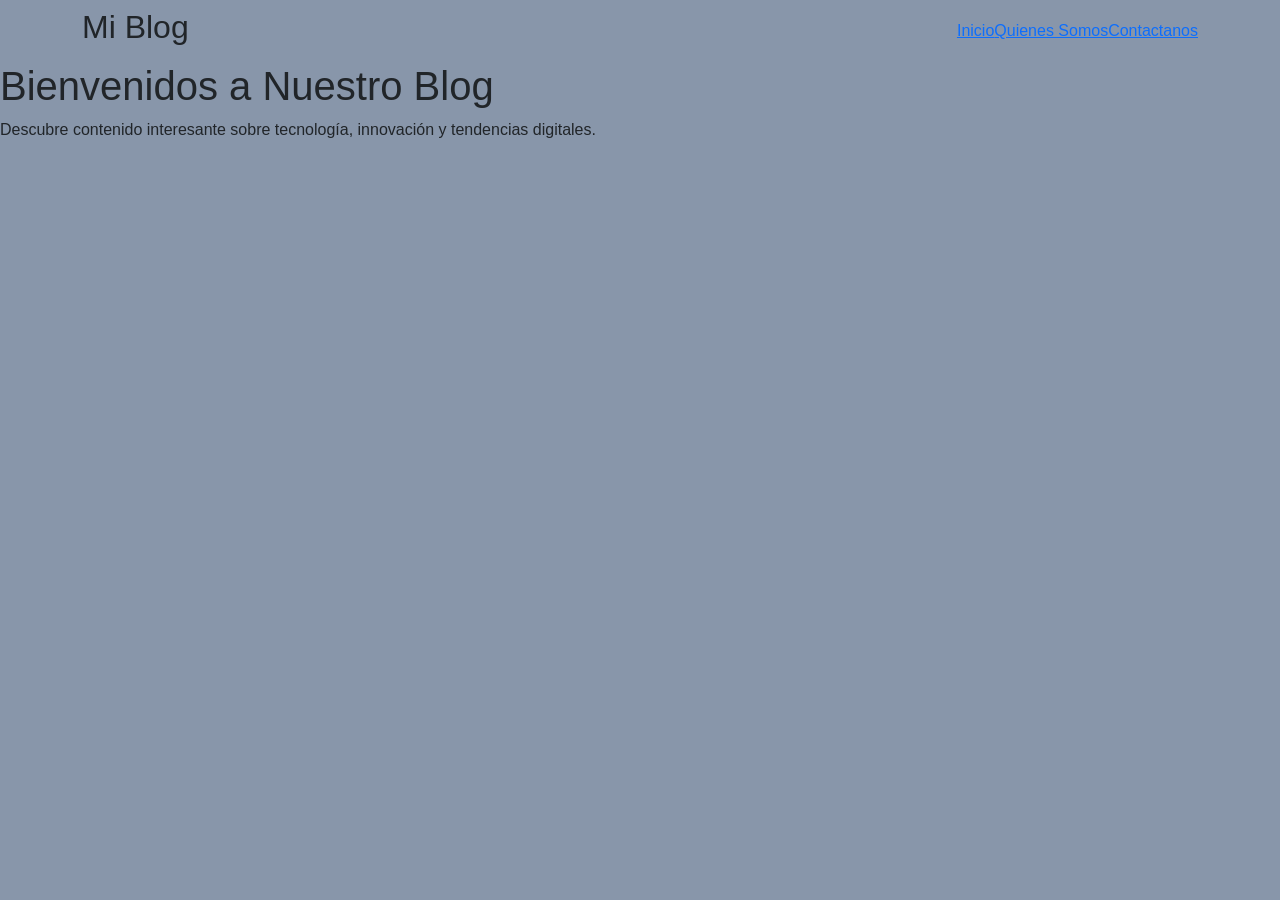
<file: index.html>
<!DOCTYPE html>
<html lang="es">
<head>
    <meta charset="UTF-8">
    <meta name="viewport" content="width=device-width, initial-scale=1.0">
    <title>Mi Blog</title>

    <!-- Bootstrap 5 -->
    <link href="https://cdn.jsdelivr.net/npm/bootstrap@5.3.8/dist/css/bootstrap.min.css" rel="stylesheet" integrity="sha384-sRIl4kxILFvY47J16cr9ZwB07vP4J8+LH7qKQnuqkuIAvNWLzeN8tE5YBujZqJLB" crossorigin="anonymous">

    <!-- CSS Personalizado -->
    <link rel="stylesheet" href="styles/banner.css">
</head>
<body>

    <!-- NAVBAR -->
    <nav class="navbar navbar-expand-lg navbar-custom">
        <div class="container">

            <h2>Mi Blog</h2>

            <button class="navbar-toggler" type="button"
                data-bs-toggle="collapse"
                data-bs-target="#menuNavbar">
                <span class="navbar-toggler-icon"></span>
            </button>

            <div class="collapse navbar-collapse" id="menuNavbar">
                <ul class="navbar-nav ms-auto">
                    <li class="nav-item">
                        <a href="index.html">Inicio</a>
                    </li>
                    <li class="nav-item">
                        <a href="./quienesSomos.html">Quienes Somos</a>
                    </li>
                    <li class="nav-item">
                        <a href="contacto.html">Contactanos</a>
                    </li>
                </ul>
            </div>

        </div>
    </nav>

    <!-- HERO -->
    <section class="hero">
        <div class="overlay"></div>

        <div class="hero-content">
            <h1>Bienvenidos a Nuestro Blog</h1>
            <p>
                Descubre contenido interesante sobre tecnología,
                innovación y tendencias digitales.
            </p>
        </div>
    </section>

    <script src="https://cdn.jsdelivr.net/npm/bootstrap@5.3.8/dist/js/bootstrap.bundle.min.js" integrity="sha384-FKyoEForCGlyvwx9Hj09JcYn3nv7wiPVlz7YYwJrWVcXK/BmnVDxM+D2scQbITxI" crossorigin="anonymous"></script>

</body>
</html>
</file>
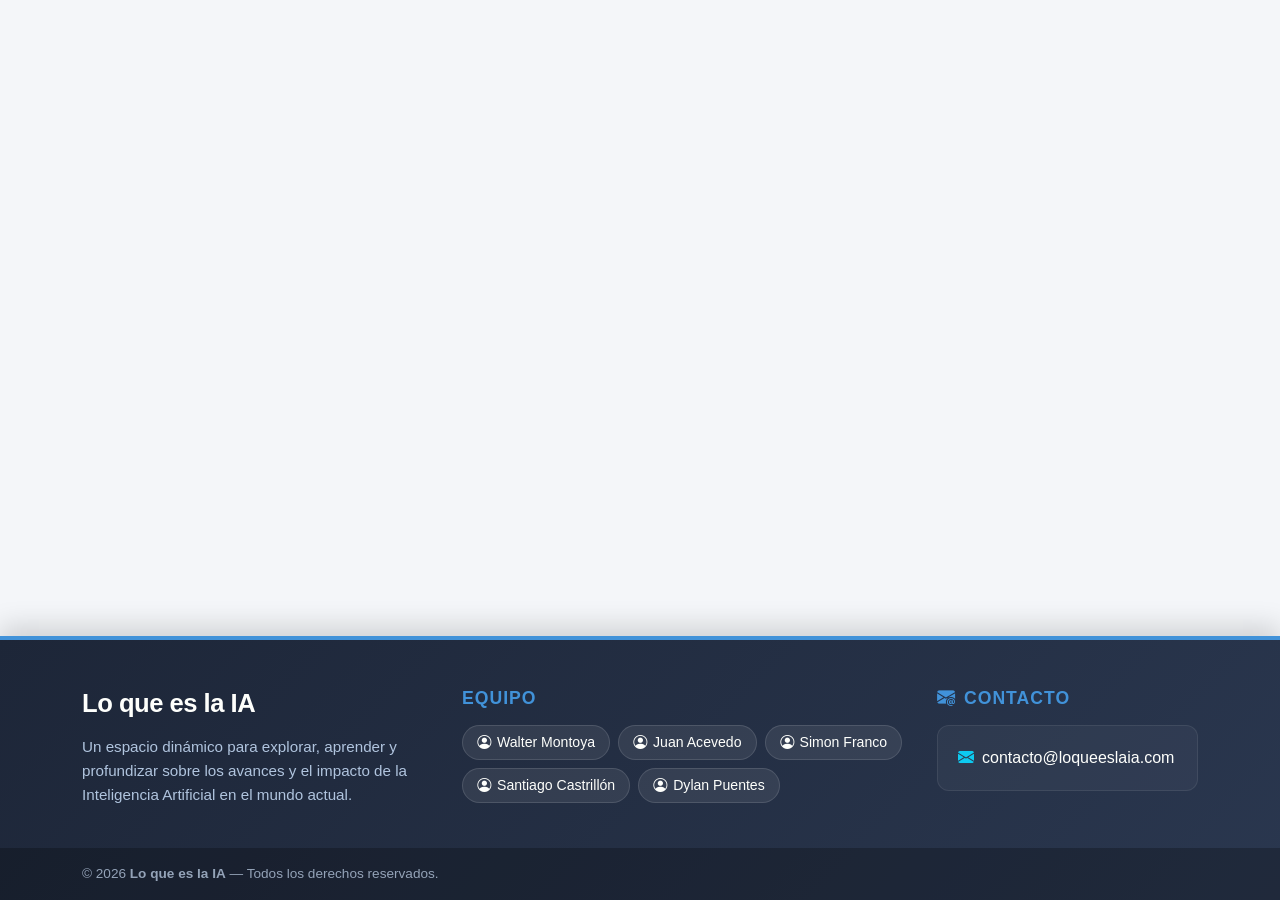
<file: footer.html>
<!DOCTYPE html>
<html lang="es">

<head>
    <meta charset="UTF-8">
    <meta name="viewport" content="width=device-width, initial-scale=1.0">
    <title>Footer - Lo que es la IA</title>
    <link href="https://cdn.jsdelivr.net/npm/bootstrap@5.3.3/dist/css/bootstrap.min.css" rel="stylesheet">
    <link rel="stylesheet" href="https://cdn.jsdelivr.net/npm/bootstrap-icons@1.11.3/font/bootstrap-icons.min.css">
    <link rel="stylesheet" href="styles/stylefooter.css">
</head>

<body>
    <footer class="custom-footer pt-5">
        <div class="container">
            <div class="row gy-4 pb-4 align-items-start">
                <div class="col-lg-4 col-md-12 text-center text-lg-start">
                    <div class="d-inline-flex align-items-center gap-2 mb-3">
                        <h2 class="footer-brand-title fw-bold mb-0">Lo que es la IA</h2>
                    </div>
                    <p class="footer-subtitle pe-lg-4">
                        Un espacio dinámico para explorar, aprender y profundizar sobre los avances y el impacto de la Inteligencia Artificial en el mundo actual.
                    </p>
                </div>
                <div class="col-lg-5 col-md-7 text-center text-md-start">
                    <h3 class="section-heading mb-3">Equipo</h3>
                    <div class="d-flex flex-wrap gap-2 justify-content-center justify-content-md-start">
                        <span class="author-badge"><i class="bi bi-person-circle"></i> Walter Montoya</span>
                        <span class="author-badge"><i class="bi bi-person-circle"></i> Juan Acevedo</span>
                        <span class="author-badge"><i class="bi bi-person-circle"></i> Simon Franco</span>
                        <span class="author-badge"><i class="bi bi-person-circle"></i> Santiago Castrillón</span>
                        <span class="author-badge"><i class="bi bi-person-circle"></i> Dylan Puentes</span>
                    </div>
                </div>
                <div class="col-lg-3 col-md-5 text-center text-md-start">
                    <h3 class="section-heading mb-3">
                        <i class="bi bi-envelope-at-fill me-2"></i>Contacto
                    </h3>
                    <div class="contact-card text-center text-md-start">
                        
                        <a href="mailto:contacto@loqueeslaia.com" class="contact-link d-inline-flex align-items-center gap-2">
                            <i class="bi bi-envelope-fill text-info"></i>
                            <span>contacto@loqueeslaia.com</span>
                        </a>
                    </div>
                </div>

            </div>
        </div>
        <div class="footer-bottom py-3">
            <div class="container d-flex flex-column flex-sm-row justify-content-between align-items-center gap-2 text-center">
                <span>© 2026 <strong>Lo que es la IA</strong> — Todos los derechos reservados.</span>
            </div>
        </div>
    </footer>
    <script src="https://cdn.jsdelivr.net/npm/bootstrap@5.3.3/dist/js/bootstrap.bundle.min.js"></script>
</body>

</html>
</file>
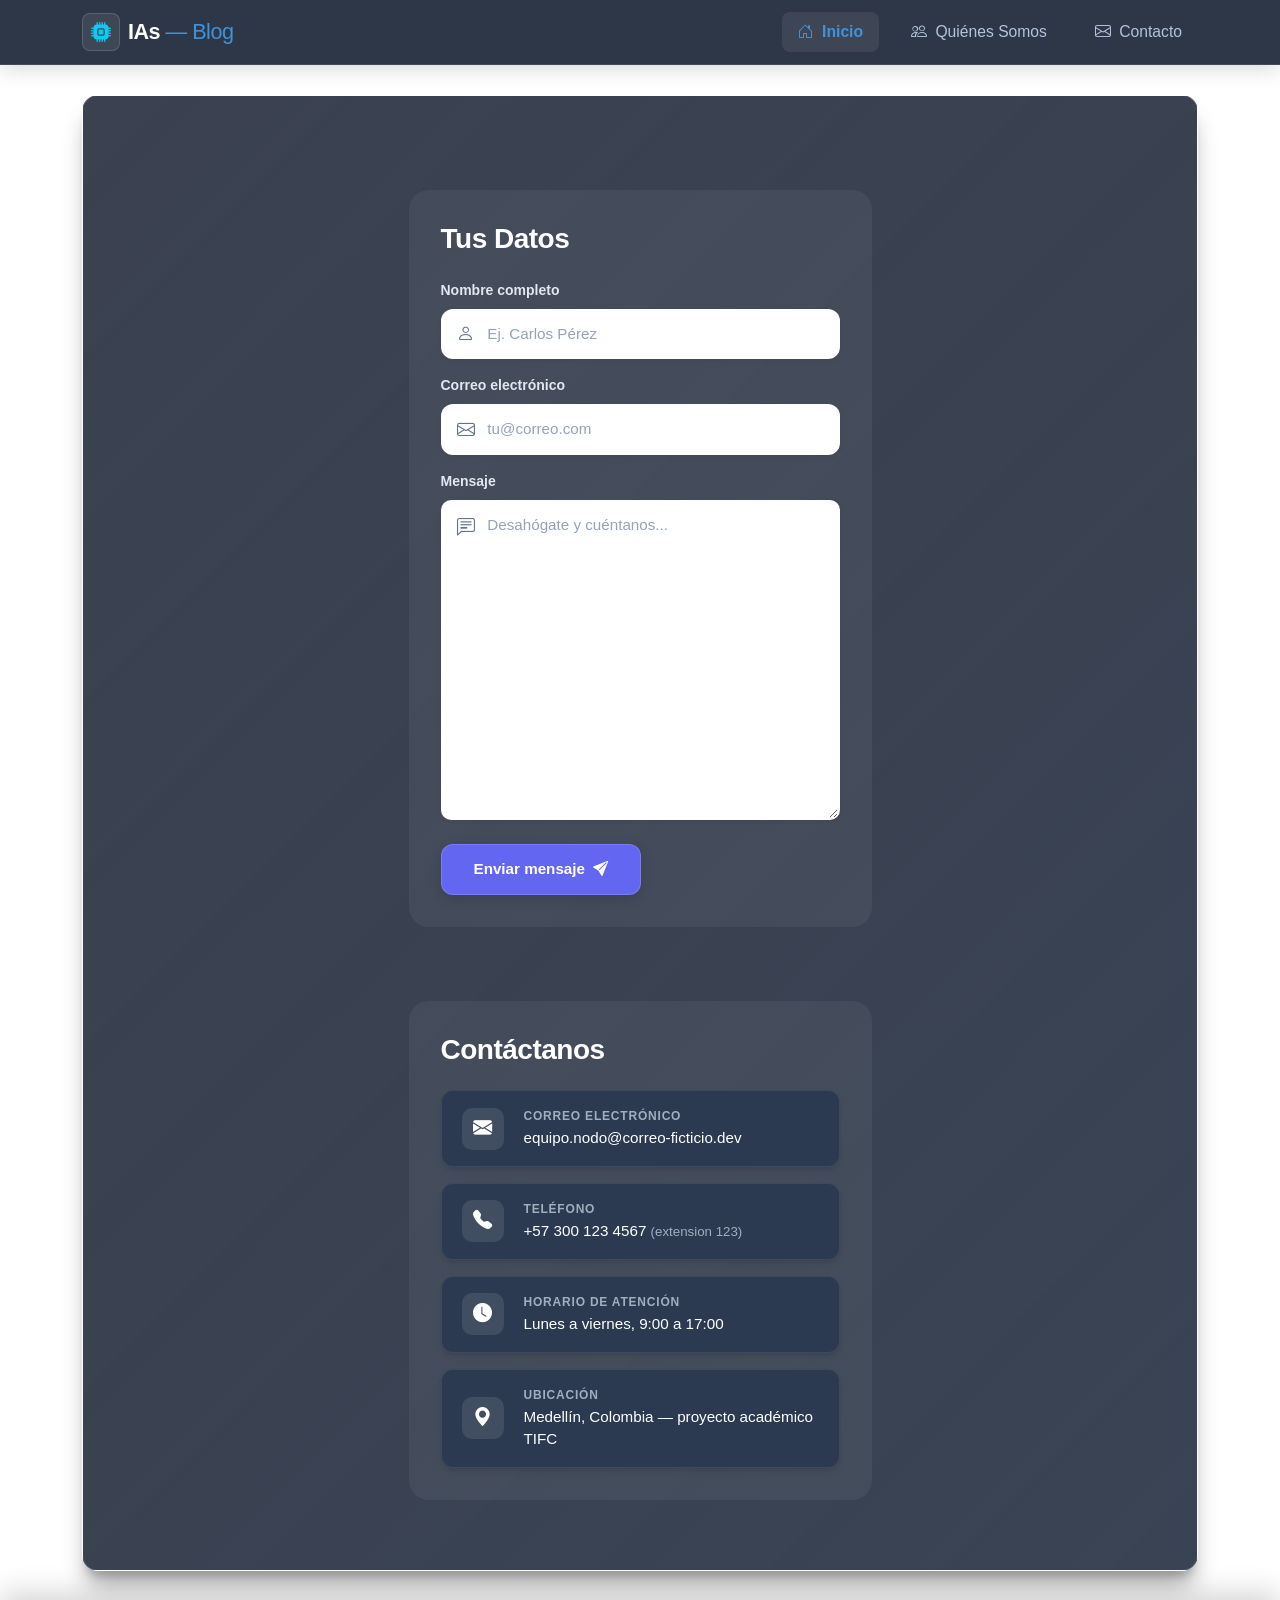
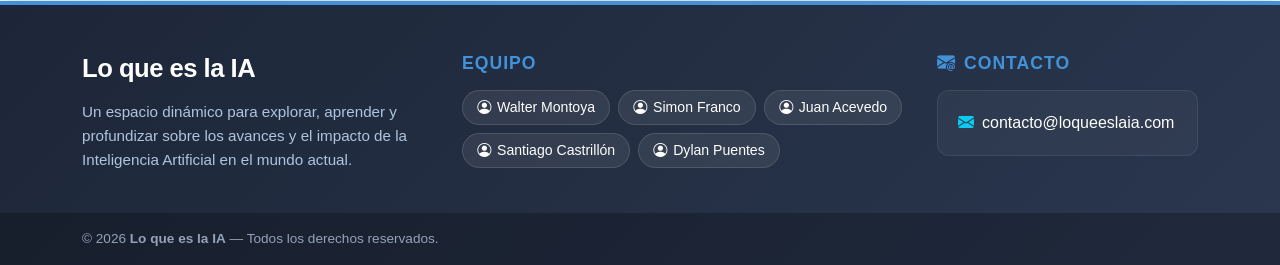
<file: paginas/contacto.html>
<!DOCTYPE html>
<html lang="es">

<head>
    <meta charset="UTF-8">
    <meta name="viewport" content="width=device-width, initial-scale=1.0">
    <title>Sección de Contacto</title>
    <!-- Bootstrap 5 CSS CDN -->
    <link href="https://cdn.jsdelivr.net/npm/bootstrap@5.3.8/dist/css/bootstrap.min.css" rel="stylesheet">
    <link rel="stylesheet" href="https://cdn.jsdelivr.net/npm/bootstrap-icons@1.11.3/font/bootstrap-icons.min.css">
    <link rel="stylesheet" href="../styles/stylefooter.css">
    <link rel="stylesheet" href="../styles/contacto.css">
    <link rel="stylesheet" href="../styles/navbar.css">
</head>


<body class="d-flex flex-column min-vh-100 p-0 m-0">
    <nav class="navbar navbar-expand-lg sticky-top custom-navbar">
        <div class="container">
            
            <a class="navbar-brand d-flex align-items-center gap-2 fw-bold" href="index.html">
                <div class="logo-icon-bg d-flex align-items-center justify-content-center rounded-3">
                    <i class="bi bi-cpu-fill text-info "></i>
                </div>
                <span class="brand-text">IAs <span class="brand-accent">— Blog</span></span>
            </a>

           

            <div class="collapse navbar-collapse" id="navbarContent">
                <ul class="navbar-nav ms-auto mb-2 mb-lg-0 gap-lg-3 text-center text-lg-start pt-3 pt-lg-0">
                    <li class="nav-item">
                        <a class="nav-link custom-nav-link active" aria-current="page" href="index.html">
                            <i class="bi bi-house-door me-1"></i> Inicio
                        </a>
                    </li>
                    <li class="nav-item">
                        <a class="nav-link custom-nav-link" href="quienesSomo.html">
                            <i class="bi bi-people me-1"></i> Quiénes Somos
                        </a>
                    </li>
                    <li class="nav-item">
                        <a class="nav-link custom-nav-link" href="contacto.html">
                            <i class="bi bi-envelope me-1"></i> Contacto
                        </a>
                    </li>
                </ul>
            </div>
        </div>
    </nav>

    <main class="flex-grow-1">
        <div class="container">
            <div class="row g-4 container-form">

                <!-- Columna Contacto -->
                <div class="col-12 col-lg-6">
                    <div class="contacto-container">
                        <h2 class="contacto-titulo">Contáctanos</h2>

                        <div class="contacto-lista">
                            <div class="contacto-card">
                                <div class="contacto-icon">
                                    <i class="bi bi-envelope-fill"></i>
                                </div>
                                <div class="contacto-info">
                                    <span class="contacto-label">Correo electrónico</span>
                                    <a href="mailto:equipo.nodo@correo-ficticio.dev"
                                        class="contacto-val">equipo.nodo@correo-ficticio.dev</a>
                                </div>
                            </div>

                            <div class="contacto-card">
                                <div class="contacto-icon">
                                    <i class="bi bi-telephone-fill"></i>
                                </div>
                                <div class="contacto-info">
                                    <span class="contacto-label">Teléfono</span>
                                    <span class="contacto-val">+57 300 123 4567 <small>(extension 123)</small></span>
                                </div>
                            </div>

                            <div class="contacto-card">
                                <div class="contacto-icon">
                                    <i class="bi bi-clock-fill"></i>
                                </div>
                                <div class="contacto-info">
                                    <span class="contacto-label">Horario de atención</span>
                                    <span class="contacto-val">Lunes a viernes, 9:00 a 17:00</span>
                                </div>
                            </div>

                            <div class="contacto-card">
                                <div class="contacto-icon">
                                    <i class="bi bi-geo-alt-fill"></i>
                                </div>
                                <div class="contacto-info">
                                    <span class="contacto-label">Ubicación</span>
                                    <span class="contacto-val">Medellín, Colombia — proyecto académico TIFC</span>
                                </div>
                            </div>
                        </div>
                    </div>
                </div>

                <!-- Columna Formulario -->
                <div class="col-12 col-lg-6">
                    <div class="form-card-container">
                        <h2 class="form-titulo">Tus Datos</h2>

                        <form id="formContacto" novalidate>
                            <div class="form-group mb-3">
                                <label for="nombre" class="form-label-custom">Nombre completo</label>
                                <div class="input-wrapper">
                                    <i class="bi bi-person input-icon"></i>
                                    <input type="text" id="nombre" class="input-custom" placeholder="Ej. Carlos Pérez"
                                        required>
                                </div>
                            </div>

                            <div class="form-group mb-3">
                                <label for="correo" class="form-label-custom">Correo electrónico</label>
                                <div class="input-wrapper">
                                    <i class="bi bi-envelope input-icon"></i>
                                    <input type="email" id="correo" class="input-custom" placeholder="tu@correo.com"
                                        required>
                                </div>
                            </div>

                            <div class="form-group mb-4">
                                <label for="mensaje" class="form-label-custom">Mensaje</label>
                                <div class="input-wrapper textarea-wrapper">
                                    <i class="bi bi-chat-left-text input-icon textarea-icon"></i>
                                    <textarea id="mensaje" class="input-custom textarea-custom" rows="4"
                                        placeholder="Desahógate y cuéntanos..." required></textarea>
                                </div>
                            </div>

                            <div class="d-flex justify-content-start">
                                <button type="submit" class="btn-submit">
                                    <span>Enviar mensaje</span>
                                    <i class="bi bi-send-fill ms-2"></i>
                                </button>
                            </div>
                        </form>
                    </div>
                </div>

            </div>
        </div>
    </main>


    <footer class="custom-footer pt-5 w-100">
        <div class="container">
            <div class="row gy-4 pb-4 align-items-start">
                <div class="col-lg-4 col-md-12 text-center text-lg-start">
                    <div class="d-inline-flex align-items-center gap-2 mb-3">
                        <h2 class="footer-brand-title fw-bold mb-0">Lo que es la IA</h2>
                    </div>
                    <p class="footer-subtitle pe-lg-4">
                        Un espacio dinámico para explorar, aprender y profundizar sobre los avances y el impacto de la
                        Inteligencia Artificial en el mundo actual.
                    </p>
                </div>
                <div class="col-lg-5 col-md-7 text-center text-md-start">
                    <h3 class="section-heading mb-3">Equipo</h3>
                    <div class="d-flex flex-wrap gap-2 justify-content-center justify-content-md-start">
                        <span class="author-badge"><i class="bi bi-person-circle"></i> Walter Montoya</span>
                        <span class="author-badge"><i class="bi bi-person-circle"></i> Simon Franco</span>
                         <span class="author-badge"><i class="bi bi-person-circle"></i> Juan Acevedo</span>
                        <span class="author-badge"><i class="bi bi-person-circle"></i> Santiago Castrillón</span>
                        <span class="author-badge"><i class="bi bi-person-circle"></i> Dylan Puentes</span>
                    </div>
                </div>
                <div class="col-lg-3 col-md-5 text-center text-md-start">
                    <h3 class="section-heading mb-3">
                        <i class="bi bi-envelope-at-fill me-2"></i>Contacto
                    </h3>
                    <div class="contact-card text-center text-md-start">
                        <a href="mailto:contacto@loqueeslaia.com"
                            class="contact-link d-inline-flex align-items-center gap-2">
                            <i class="bi bi-envelope-fill text-info"></i>
                            <span>contacto@loqueeslaia.com</span>
                        </a>
                    </div>
                </div>
            </div>
        </div>
        <div class="footer-bottom py-3">
            <div
                class="container d-flex flex-column flex-sm-row justify-content-between align-items-center gap-2 text-center">
                <span>© 2026 <strong>Lo que es la IA</strong> — Todos los derechos reservados.</span>
            </div>
        </div>
    </footer>

    <script src="https://cdn.jsdelivr.net/npm/bootstrap@5.3.8/dist/js/bootstrap.bundle.min.js"></script>
</body>

</html>
</file>
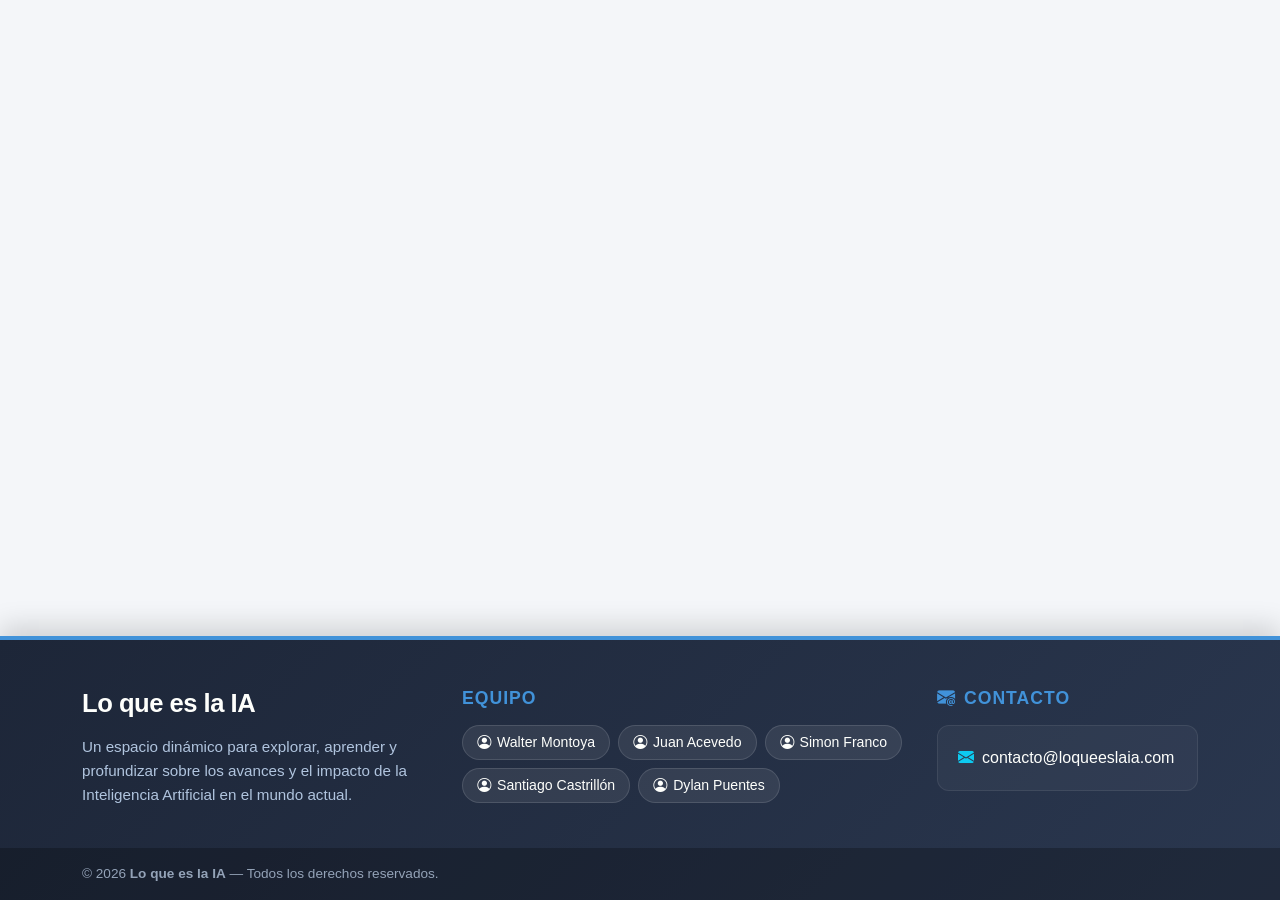
<file: paginas/footer.html>
<!DOCTYPE html>
<html lang="es">

<head>
    <meta charset="UTF-8">
    <meta name="viewport" content="width=device-width, initial-scale=1.0">
    <title>Footer - Lo que es la IA</title>
    <link href="https://cdn.jsdelivr.net/npm/bootstrap@5.3.3/dist/css/bootstrap.min.css" rel="stylesheet">
    <link rel="stylesheet" href="https://cdn.jsdelivr.net/npm/bootstrap-icons@1.11.3/font/bootstrap-icons.min.css">
    <link rel="stylesheet" href="../styles/stylefooter.css">
</head>

<body>
    <footer class="custom-footer pt-5">
        <div class="container">
            <div class="row gy-4 pb-4 align-items-start">
                <div class="col-lg-4 col-md-12 text-center text-lg-start">
                    <div class="d-inline-flex align-items-center gap-2 mb-3">
                        <h2 class="footer-brand-title fw-bold mb-0">Lo que es la IA</h2>
                    </div>
                    <p class="footer-subtitle pe-lg-4">
                        Un espacio dinámico para explorar, aprender y profundizar sobre los avances y el impacto de la Inteligencia Artificial en el mundo actual.
                    </p>
                </div>
                <div class="col-lg-5 col-md-7 text-center text-md-start">
                    <h3 class="section-heading mb-3">Equipo</h3>
                    <div class="d-flex flex-wrap gap-2 justify-content-center justify-content-md-start">
                        <span class="author-badge"><i class="bi bi-person-circle"></i> Walter Montoya</span>
                        <span class="author-badge"><i class="bi bi-person-circle"></i> Juan Acevedo</span>
                        <span class="author-badge"><i class="bi bi-person-circle"></i> Simon Franco</span>
                        <span class="author-badge"><i class="bi bi-person-circle"></i> Santiago Castrillón</span>
                        <span class="author-badge"><i class="bi bi-person-circle"></i> Dylan Puentes</span>
                    </div>
                </div>
                <div class="col-lg-3 col-md-5 text-center text-md-start">
                    <h3 class="section-heading mb-3">
                        <i class="bi bi-envelope-at-fill me-2"></i>Contacto
                    </h3>
                    <div class="contact-card text-center text-md-start">
                        
                        <a href="mailto:contacto@loqueeslaia.com" class="contact-link d-inline-flex align-items-center gap-2">
                            <i class="bi bi-envelope-fill text-info"></i>
                            <span>contacto@loqueeslaia.com</span>
                        </a>
                    </div>
                </div>

            </div>
        </div>
        <div class="footer-bottom py-3">
            <div class="container d-flex flex-column flex-sm-row justify-content-between align-items-center gap-2 text-center">
                <span>© 2026 <strong>Lo que es la IA</strong> — Todos los derechos reservados.</span>
            </div>
        </div>
    </footer>
    <script src="https://cdn.jsdelivr.net/npm/bootstrap@5.3.3/dist/js/bootstrap.bundle.min.js"></script>
</body>

</html>
</file>
<file: styles/banner.css>
body {
    background-color: #8896aa;
    font-family: 'Segoe UI', Tahoma, Geneva, Verdana, sans-serif;
}


.hero-banner {
    position: relative;
    min-height: 380px;
    background-image: url('https://i.pinimg.com/736x/d2/dc/d4/d2dcd4e515f401cc834e6ae5ba0dbd1a.jpg');
    background-size: cover;
    background-position: center;
    background-repeat: no-repeat;
    border-bottom: 2px solid rgba(255, 255, 255, 0.1);
    box-shadow: 0 10px 30px rgba(0, 0, 0, 0.25);
}


.hero-overlay {
    position: absolute;
    top: 0;
    left: 0;
    width: 100%;
    height: 100%;
    background: linear-gradient(180deg, rgba(15, 23, 42, 0.75) 0%, rgba(15, 23, 42, 0.88) 100%);
    z-index: 0;
}

.hero-badge {
    background-color: rgba(255, 255, 255, 0.12);
    border: 1px solid rgba(255, 255, 255, 0.2);
    backdrop-filter: blur(8px);
    color: #e2e8f0;
    font-size: 0.85rem;
    letter-spacing: 0.5px;
}

.hero-title {
    letter-spacing: -1px;
    line-height: 1.2;
    text-shadow: 0 2px 10px rgba(0, 0, 0, 0.5);
}

.text-accent {
    color: #38bdf8;
    text-shadow: 0 0 20px rgba(56, 189, 248, 0.4);
}
</file>
<file: styles/stylefooter.css>
:root {
--background: #fefffc;
--background-cards: #8E9BAF;
--background-button: #2A374F;
--background-button-hover: #4192D9;
--letter-white: #fefffc;
--letter-black: #1a1a1a;
--accent-glow: rgba(65, 146, 217, 0.2);
}

body {
    width: 100%;
background-color: #f4f6f9;
font-family: 'Segoe UI', Tahoma, Geneva, Verdana, sans-serif;
min-height: 100vh;
display: flex;
flex-direction: column;
justify-content: flex-end;
}

.custom-footer {
background: linear-gradient(135deg, #1d2638 0%, var(--background-button) 100%);
color: var(--letter-white);
position: relative;
border-top: 4px solid var(--background-button-hover);
box-shadow: 0 -10px 25px rgba(0, 0, 0, 0.15);
}

.footer-brand-title {
font-size: 1.6rem;
letter-spacing: -0.5px;
color: var(--letter-white);
}

.footer-brand-title i {
color: var(--background-button-hover);
}

.footer-subtitle {
color: #b0c4de;
font-size: 0.95rem;
line-height: 1.6;
}

.section-heading {
font-size: 1.1rem;
text-transform: uppercase;
letter-spacing: 1px;
color: var(--background-button-hover);
font-weight: 700;
}


.author-badge {
background-color: rgba(255, 255, 255, 0.08);
color: var(--letter-white);
border: 1px solid rgba(255, 255, 255, 0.12);
padding: 6px 14px;
border-radius: 20px;
font-size: 0.88rem;
transition: all 0.3s ease;
display: inline-flex;
align-items: center;
gap: 6px;
}

.author-badge:hover {
background-color: var(--background-button-hover);
border-color: var(--background-button-hover);
transform: translateY(-2px);
box-shadow: 0 4px 12px var(--accent-glow);
}


.contact-card {
background: rgba(255, 255, 255, 0.04);
border-radius: 12px;
padding: 20px;
border: 1px solid rgba(255, 255, 255, 0.08);
}

.contact-link {
color: var(--letter-white);
text-decoration: none;
transition: color 0.3s ease;
font-weight: 500;
}

.contact-link:hover {
color: var(--background-button-hover);
}

.footer-bottom {
background-color: rgba(0, 0, 0, 0.25);
font-size: 0.85rem;
color: #94a3b8;
}
</file>
<file: styles/contacto.css>
body {
    background-color: white;
    font-family: sans-serif;
}


/*formulario */
.form-card-container {
    background-color: rgba(255, 255, 255, 0.05);
    padding: 2rem;
    border-radius: 20px;
}

.form-titulo {
    color: #ffffff;
    font-size: 1.75rem;
    font-weight: 700;
    margin-bottom: 1.5rem;
    letter-spacing: -0.5px;
}


.form-label-custom {
    color: #e2e8f0;
    font-size: 0.875rem;
    font-weight: 600;
    margin-bottom: 0.5rem;
    display: block;
}


.input-wrapper {
    position: relative;
    display: flex;
    align-items: center;
}

.input-icon {
    position: absolute;
    left: 1rem;
    color: #64748b;
    font-size: 1.1rem;
    pointer-events: none;
    transition: color 0.2s ease;
}

.textarea-icon {
    top: 0.9rem;
}


.input-custom {
    width: 100%;
    background-color: #ffffff;
    border: 2px solid transparent;
    border-radius: 12px;
    padding: 0.75rem 1rem 0.75rem 2.8rem;
    font-size: 0.95rem;
    color: #1e293b;
    outline: none;
    box-shadow: 0 2px 4px rgba(0, 0, 0, 0.05);
    transition: all 0.25s cubic-bezier(0.4, 0, 0.2, 1);
}

.input-custom::placeholder {
    color: #94a3b8;
}

.input-custom:focus {
    border-color: #6366f1;
    box-shadow: 0 0 0 4px rgba(99, 102, 241, 0.2); 
    background-color: #ffffff;
}


.input-wrapper:focus-within .input-icon {
    color: #6366f1;
}

.textarea-custom {
    resize: vertical;
    width: 100% !important;
    min-height: 120px;
}


/* boton enviar */
.btn-submit {
    background-color: #6366f1;
    color: #ffffff;
    border: 1px solid rgba(255, 255, 255, 0.15);
    padding: 0.8rem 2rem;
    border-radius: 12px;
    font-size: 0.95rem;
    font-weight: 600;
    display: inline-flex;
    align-items: center;
    justify-content: center;
    cursor: pointer;
    box-shadow: 0 4px 12px rgba(0, 0, 0, 0.15);
    transition: all 0.2s ease;
}

.btn-submit:hover {
    background-color: #3c5378;
    transform: translateY(-2px);
    box-shadow: 0 6px 20px rgba(0, 0, 0, 0.25);
}

.btn-submit:active {
    transform: translateY(0);
}

.btn-custom:hover {
    background-color: #1e293b;
    color: #ffffff;
}

.container-form {
    
    background-image: linear-gradient(135deg, rgba(15, 23, 42, 0.82), rgba(30, 41, 59, 0.88)), 
                      url('https://static.vecteezy.com/system/resources/previews/000/694/589/non_2x/abstract-technology-banner-blue-background-vector.jpg');
    background-size: cover;
    background-position: center;
    background-repeat: no-repeat;
    display: flex;
    flex-direction: column-reverse;
    justify-content: center !important;
    align-items: center !important;
    border-radius: 16px;
    margin: 30px 0px;
    padding: 70px;
    gap: 50px;
    border: 1px solid rgba(255, 255, 255, 0.15);
    box-shadow: 
        0 20px 25px -5px rgba(0, 0, 0, 0.3),
        0 10px 10px -5px rgba(0, 0, 0, 0.2);
    transition: transform 0.2s ease, box-shadow 0.2s ease;
}

.formulario-contacto {
    display: flex;
    flex-direction: column;
    justify-content: center !important;
    align-items: center !important;
}

.form-control.form-control-custom {
    width: 380px;
    border-radius: 10px;

}

#mensaje {
    width: 100%;
    height: 320px;
    border-radius: 10px;

}

.contacto-container {
    background-color: rgba(255, 255, 255, 0.05);
   
    padding: 2rem;
    border-radius: 20px;
}

.contacto-titulo {
    color: #ffffff;
    font-size: 1.75rem;
    font-weight: 700;
    margin-bottom: 1.5rem;
    letter-spacing: -0.5px;
}


.contacto-lista {
    display: flex;
    flex-direction: column;
    gap: 1rem;
   
}


.contacto-card {
    background-color: #2b3a50;
    border: 1px solid rgba(255, 255, 255, 0.08);
    border-radius: 12px;
    padding: 1rem 1.25rem;
    display: flex;
    align-items: center;
    gap: 1.25rem;
    box-shadow:
        0 4px 6px -1px rgba(0, 0, 0, 0.1),
        0 2px 4px -2px rgba(0, 0, 0, 0.05);

    transition: transform 0.2s ease, box-shadow 0.2s ease, border-color 0.2s ease;
}

.contacto-card:hover {
    transform: translateY(-2px);
    border-color: rgba(255, 255, 255, 0.2);
    box-shadow:
        0 10px 15px -3px rgba(0, 0, 0, 0.2),
        0 4px 6px -4px rgba(0, 0, 0, 0.1);
}


.contacto-icon {
    background-color: rgba(255, 255, 255, 0.1);
    color: #ffffff;
    width: 42px;
    height: 42px;
    border-radius: 10px;
    display: flex;
    align-items: center;
    justify-content: center;
    font-size: 1.2rem;
    flex-shrink: 0;
    cursor: pointer;
}


.contacto-info {
    display: flex;
    flex-direction: column;
}

.contacto-label {
    font-size: 0.75rem;
    text-transform: uppercase;
    letter-spacing: 0.8px;
    color: #a0aec0;
    font-weight: 600;
    margin-bottom: 2px;
}

.contacto-val {
    color: #ffffff;
    font-size: 0.95rem;
    font-weight: 500;
    text-decoration: none;
}

.contacto-val small {
    color: #a0aec0;
    font-weight: 400;
}

a.contacto-val:hover {
    text-decoration: underline;
    color: #6366f1;
}
</file>
<file: styles/navbar.css>
.custom-navbar {
    background-color: rgba(29, 38, 56, 0.92) !important;
    backdrop-filter: blur(12px);
    -webkit-backdrop-filter: blur(12px);
    border-bottom: 1px solid rgba(255, 255, 255, 0.1);
    box-shadow: 0 4px 20px rgba(0, 0, 0, 0.15);
    transition: all 0.3s ease;
}

/* Estilos del Logo */
.brand-text {
    color: #fefffc;
    font-size: 1.35rem;
    letter-spacing: -0.5px;
}

.brand-accent {
    color: #4192d9;
    font-weight: 500;
}

.logo-icon-bg {
    width: 38px;
    height: 38px;
    background-color: rgba(255, 255, 255, 0.08);
    border: 1px solid rgba(255, 255, 255, 0.15);
    transition: transform 0.3s ease;
}

.navbar-brand:hover .logo-icon-bg {
    transform: rotate(10deg) scale(1.05);
    background-color: rgba(65, 146, 217, 0.2);
}

/* Enlaces de navegación */
.custom-nav-link {
    color: #b0c4de !important;
    font-weight: 500;
    font-size: 0.98rem;
    padding: 0.5rem 1rem !important;
    border-radius: 8px;
    transition: all 0.25s ease;
}

.custom-nav-link:hover,
.custom-nav-link.active {
    color: #ffffff !important;
    background-color: rgba(255, 255, 255, 0.08);
}

.custom-nav-link.active {
    color: #4192d9 !important;
    font-weight: 600;
}
</file>
